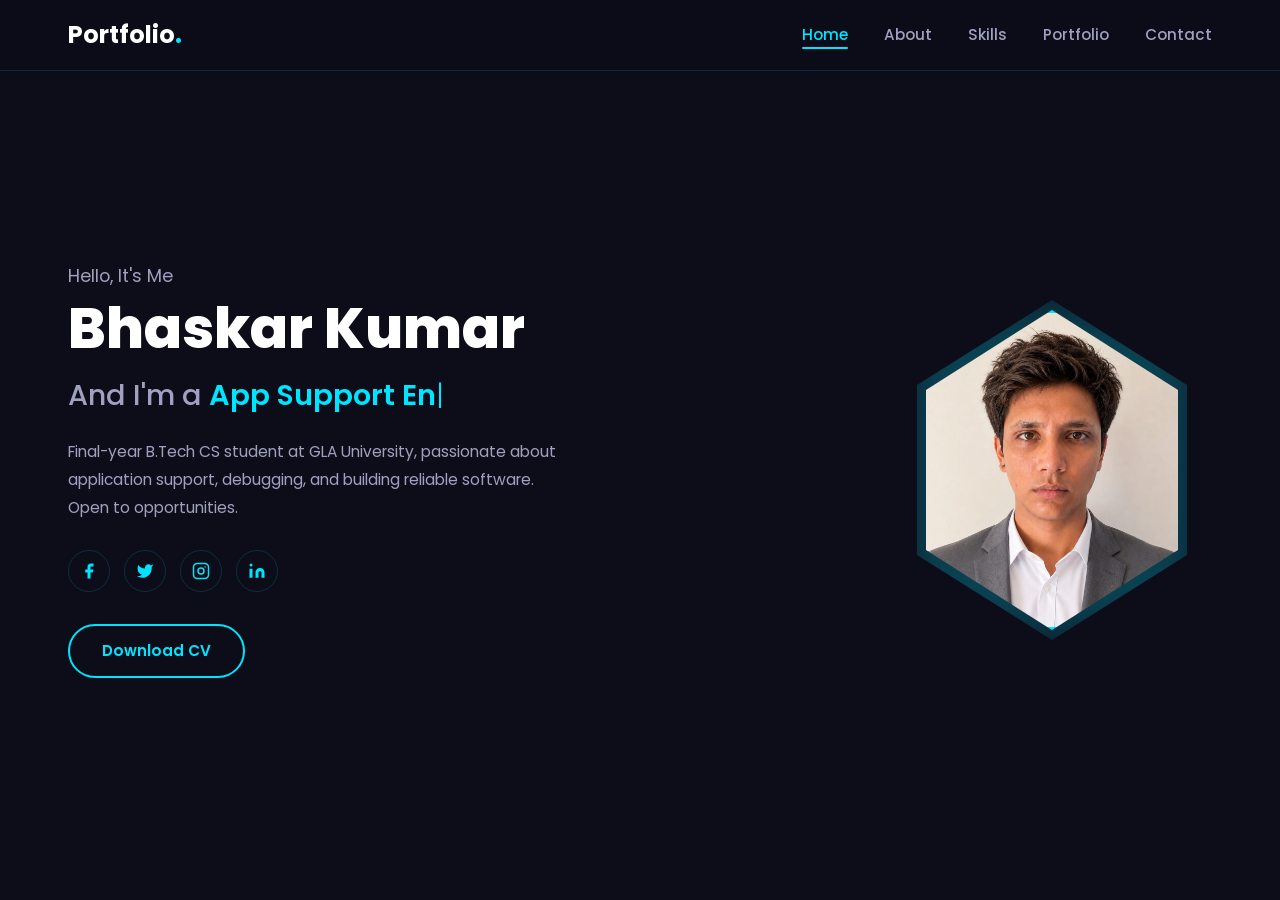
<file: index.html>
<!DOCTYPE html>
<html lang="en">
<head>
<meta charset="UTF-8">
<meta name="viewport" content="width=device-width, initial-scale=1.0">
<title>Bhaskar Kumar — Portfolio</title>
<link rel="preconnect" href="https://fonts.googleapis.com">
<link rel="preconnect" href="https://fonts.gstatic.com" crossorigin>
<link href="https://fonts.googleapis.com/css2?family=Poppins:wght@300;400;500;600;700;800&display=swap" rel="stylesheet">
<link rel="stylesheet" href="style.css">
</head>
<body>

<!-- NAVBAR -->
<nav class="navbar" id="navbar">
  <div class="nav-container">
    <a href="index.html" class="logo">Portfolio<span>.</span></a>
    <div class="hamburger" id="hamburger">
      <span></span><span></span><span></span>
    </div>
    <ul class="nav-links" id="navLinks">
      <li><a href="index.html" class="active">Home</a></li>
      <li><a href="about.html">About</a></li>
      <li><a href="skills.html">Skills</a></li>
      <li><a href="portfolio.html">Portfolio</a></li>
      <li><a href="contact.html">Contact</a></li>
    </ul>
  </div>
</nav>

<!-- HERO -->
<section class="hero">
  <div class="hero-content">
    <div class="hero-text">
      <p class="greeting">Hello, It's Me</p>
      <h1>Bhaskar Kumar</h1>
      <h2>And I'm a <span class="typed-text" id="typedText"></span><span class="cursor-blink">|</span></h2>
      <p class="bio">Final-year B.Tech CS student at GLA University, passionate about application support, debugging, and building reliable software. Open to opportunities.</p>
      <div class="social-icons">
        <a href="https://facebook.com" target="_blank" aria-label="Facebook">
          <svg viewBox="0 0 24 24" fill="currentColor"><path d="M18 2h-3a5 5 0 00-5 5v3H7v4h3v8h4v-8h3l1-4h-4V7a1 1 0 011-1h3z"/></svg>
        </a>
        <a href="https://twitter.com" target="_blank" aria-label="Twitter">
          <svg viewBox="0 0 24 24" fill="currentColor"><path d="M23 3a10.9 10.9 0 01-3.14 1.53 4.48 4.48 0 00-7.86 3v1A10.66 10.66 0 013 4s-4 9 5 13a11.64 11.64 0 01-7 2c9 5 20 0 20-11.5a4.5 4.5 0 00-.08-.83A7.72 7.72 0 0023 3z"/></svg>
        </a>
        <a href="https://instagram.com" target="_blank" aria-label="Instagram">
          <svg viewBox="0 0 24 24" fill="none" stroke="currentColor" stroke-width="2"><rect x="2" y="2" width="20" height="20" rx="5"/><circle cx="12" cy="12" r="4"/><circle cx="17.5" cy="6.5" r="1" fill="currentColor" stroke="none"/></svg>
        </a>
        <a href="https://www.linkedin.com/in/bhaskar-kumar-68b033419/" target="_blank" aria-label="LinkedIn">
          <svg viewBox="0 0 24 24" fill="currentColor"><path d="M16 8a6 6 0 016 6v7h-4v-7a2 2 0 00-2-2 2 2 0 00-2 2v7h-4v-7a6 6 0 016-6zM2 9h4v12H2z"/><circle cx="4" cy="4" r="2"/></svg>
        </a>
      </div>
      <!-- Place resume.pdf in the same folder as these HTML files -->
      <a href="[data-uri]" download="Bhaskar_Kumar_Resume.pdf" class="btn-download">Download CV</a>
    </div>
    <div class="hero-image">
      <div class="hex-wrapper">
        <div class="hex-glow"></div>
        <div class="hexagon">
          <img src="[data-uri]" alt="Bhaskar Kumar">
        </div>
      </div>
    </div>
  </div>
  <div class="hero-particles" id="heroParticles"></div>
</section>

<script src="script.js"></script>
</body>
</html>
</file>
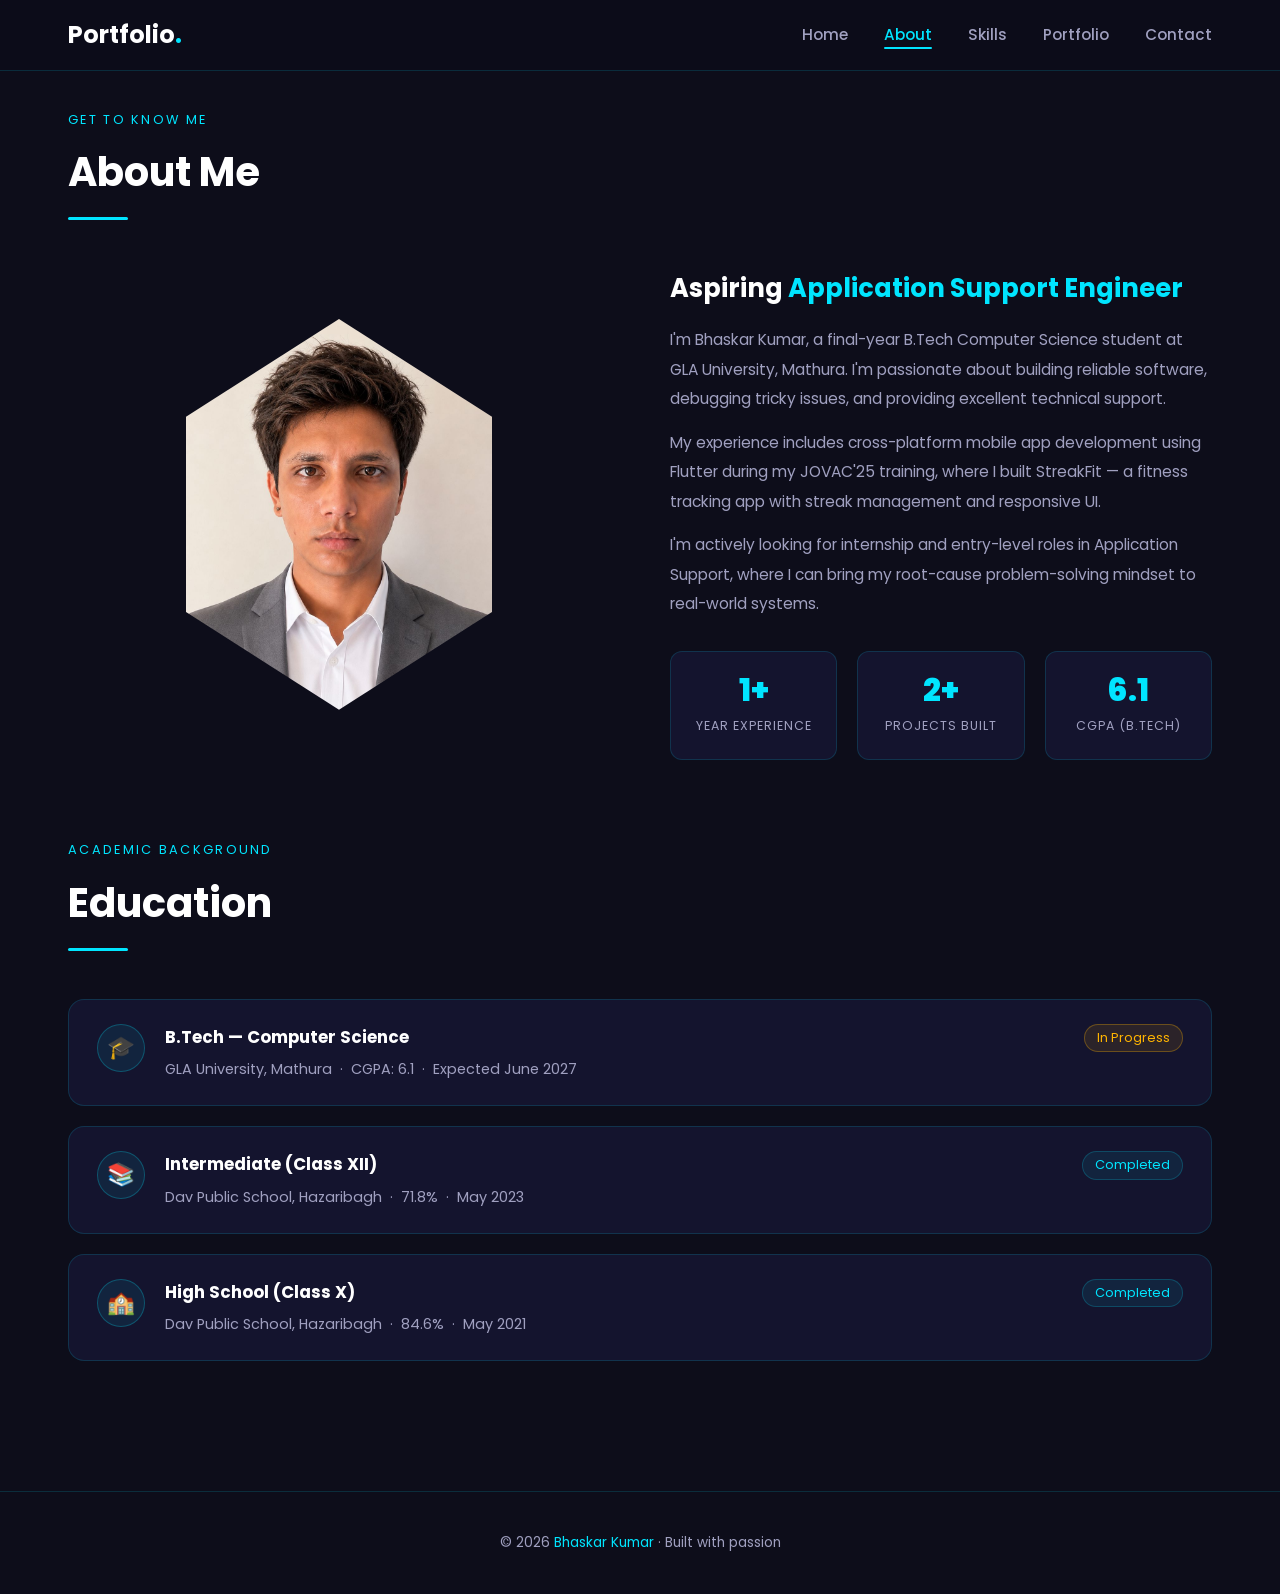
<file: about.html>
<!DOCTYPE html>
<html lang="en">
<head>
<meta charset="UTF-8">
<meta name="viewport" content="width=device-width, initial-scale=1.0">
<title>About — Bhaskar Kumar</title>
<link rel="preconnect" href="https://fonts.googleapis.com">
<link rel="preconnect" href="https://fonts.gstatic.com" crossorigin>
<link href="https://fonts.googleapis.com/css2?family=Poppins:wght@300;400;500;600;700;800&display=swap" rel="stylesheet">
<link rel="stylesheet" href="style.css">
</head>
<body class="page-fade">

<nav class="navbar" id="navbar">
  <div class="nav-container">
    <a href="index.html" class="logo">Portfolio<span>.</span></a>
    <div class="hamburger" id="hamburger"><span></span><span></span><span></span></div>
    <ul class="nav-links" id="navLinks">
      <li><a href="index.html">Home</a></li>
      <li><a href="about.html" class="active">About</a></li>
      <li><a href="skills.html">Skills</a></li>
      <li><a href="portfolio.html">Portfolio</a></li>
      <li><a href="contact.html">Contact</a></li>
    </ul>
  </div>
</nav>

<div class="section" style="padding-top: 110px;">
  <div class="section-label">Get To Know Me</div>
  <h2 class="section-title">About Me</h2>

  <div class="about-grid">
    <div class="about-img-wrapper reveal">
      <div class="about-hex">
        <img src="[data-uri]" alt="Bhaskar Kumar">
      </div>
    </div>

    <div class="about-text reveal">
      <h3>Aspiring <span>Application Support Engineer</span></h3>
      <p>I'm Bhaskar Kumar, a final-year B.Tech Computer Science student at GLA University, Mathura. I'm passionate about building reliable software, debugging tricky issues, and providing excellent technical support.</p>
      <p>My experience includes cross-platform mobile app development using Flutter during my JOVAC'25 training, where I built StreakFit — a fitness tracking app with streak management and responsive UI.</p>
      <p>I'm actively looking for internship and entry-level roles in Application Support, where I can bring my root-cause problem-solving mindset to real-world systems.</p>

      <div class="about-stats">
        <div class="stat-card">
          <span class="stat-num">1+</span>
          <span class="stat-label">Year Experience</span>
        </div>
        <div class="stat-card">
          <span class="stat-num">2+</span>
          <span class="stat-label">Projects Built</span>
        </div>
        <div class="stat-card">
          <span class="stat-num">6.1</span>
          <span class="stat-label">CGPA (B.Tech)</span>
        </div>
      </div>
    </div>
  </div>

  <!-- Education -->
  <div style="margin-top: 80px;">
    <div class="section-label">Academic Background</div>
    <h2 class="section-title">Education</h2>
    <div style="display: flex; flex-direction: column; gap: 20px;">
      <div class="project-card reveal" style="padding: 24px 28px; display: flex; gap: 20px; align-items: flex-start;">
        <div style="width: 48px; height: 48px; background: rgba(0,229,255,0.08); border: 1px solid rgba(0,229,255,0.25); border-radius: 50%; display:flex; align-items:center; justify-content:center; font-size: 1.4rem; flex-shrink: 0;">🎓</div>
        <div style="flex:1;">
          <div style="display:flex; justify-content:space-between; flex-wrap:wrap; gap:8px; margin-bottom:6px;">
            <h3 style="font-size: 1.05rem; font-weight: 700;">B.Tech — Computer Science</h3>
            <span style="font-size:0.8rem; padding: 3px 12px; background: rgba(255,180,0,0.1); border: 1px solid rgba(255,180,0,0.3); border-radius: 20px; color: #ffb400;">In Progress</span>
          </div>
          <p style="color: var(--grey); font-size: 0.9rem; margin:0;">GLA University, Mathura &nbsp;·&nbsp; CGPA: 6.1 &nbsp;·&nbsp; Expected June 2027</p>
        </div>
      </div>
      <div class="project-card reveal" style="padding: 24px 28px; display: flex; gap: 20px; align-items: flex-start;">
        <div style="width: 48px; height: 48px; background: rgba(0,229,255,0.08); border: 1px solid rgba(0,229,255,0.25); border-radius: 50%; display:flex; align-items:center; justify-content:center; font-size: 1.4rem; flex-shrink: 0;">📚</div>
        <div style="flex:1;">
          <div style="display:flex; justify-content:space-between; flex-wrap:wrap; gap:8px; margin-bottom:6px;">
            <h3 style="font-size: 1.05rem; font-weight: 700;">Intermediate (Class XII)</h3>
            <span style="font-size:0.8rem; padding: 3px 12px; background: rgba(0,229,255,0.08); border: 1px solid rgba(0,229,255,0.2); border-radius: 20px; color: var(--cyan);">Completed</span>
          </div>
          <p style="color: var(--grey); font-size: 0.9rem; margin:0;">Dav Public School, Hazaribagh &nbsp;·&nbsp; 71.8% &nbsp;·&nbsp; May 2023</p>
        </div>
      </div>
      <div class="project-card reveal" style="padding: 24px 28px; display: flex; gap: 20px; align-items: flex-start;">
        <div style="width: 48px; height: 48px; background: rgba(0,229,255,0.08); border: 1px solid rgba(0,229,255,0.25); border-radius: 50%; display:flex; align-items:center; justify-content:center; font-size: 1.4rem; flex-shrink: 0;">🏫</div>
        <div style="flex:1;">
          <div style="display:flex; justify-content:space-between; flex-wrap:wrap; gap:8px; margin-bottom:6px;">
            <h3 style="font-size: 1.05rem; font-weight: 700;">High School (Class X)</h3>
            <span style="font-size:0.8rem; padding: 3px 12px; background: rgba(0,229,255,0.08); border: 1px solid rgba(0,229,255,0.2); border-radius: 20px; color: var(--cyan);">Completed</span>
          </div>
          <p style="color: var(--grey); font-size: 0.9rem; margin:0;">Dav Public School, Hazaribagh &nbsp;·&nbsp; 84.6% &nbsp;·&nbsp; May 2021</p>
        </div>
      </div>
    </div>
  </div>
</div>

<footer class="footer">© 2026 <span>Bhaskar Kumar</span> · Built with passion</footer>

<script src="script.js"></script>
</body>
</html>
</file>
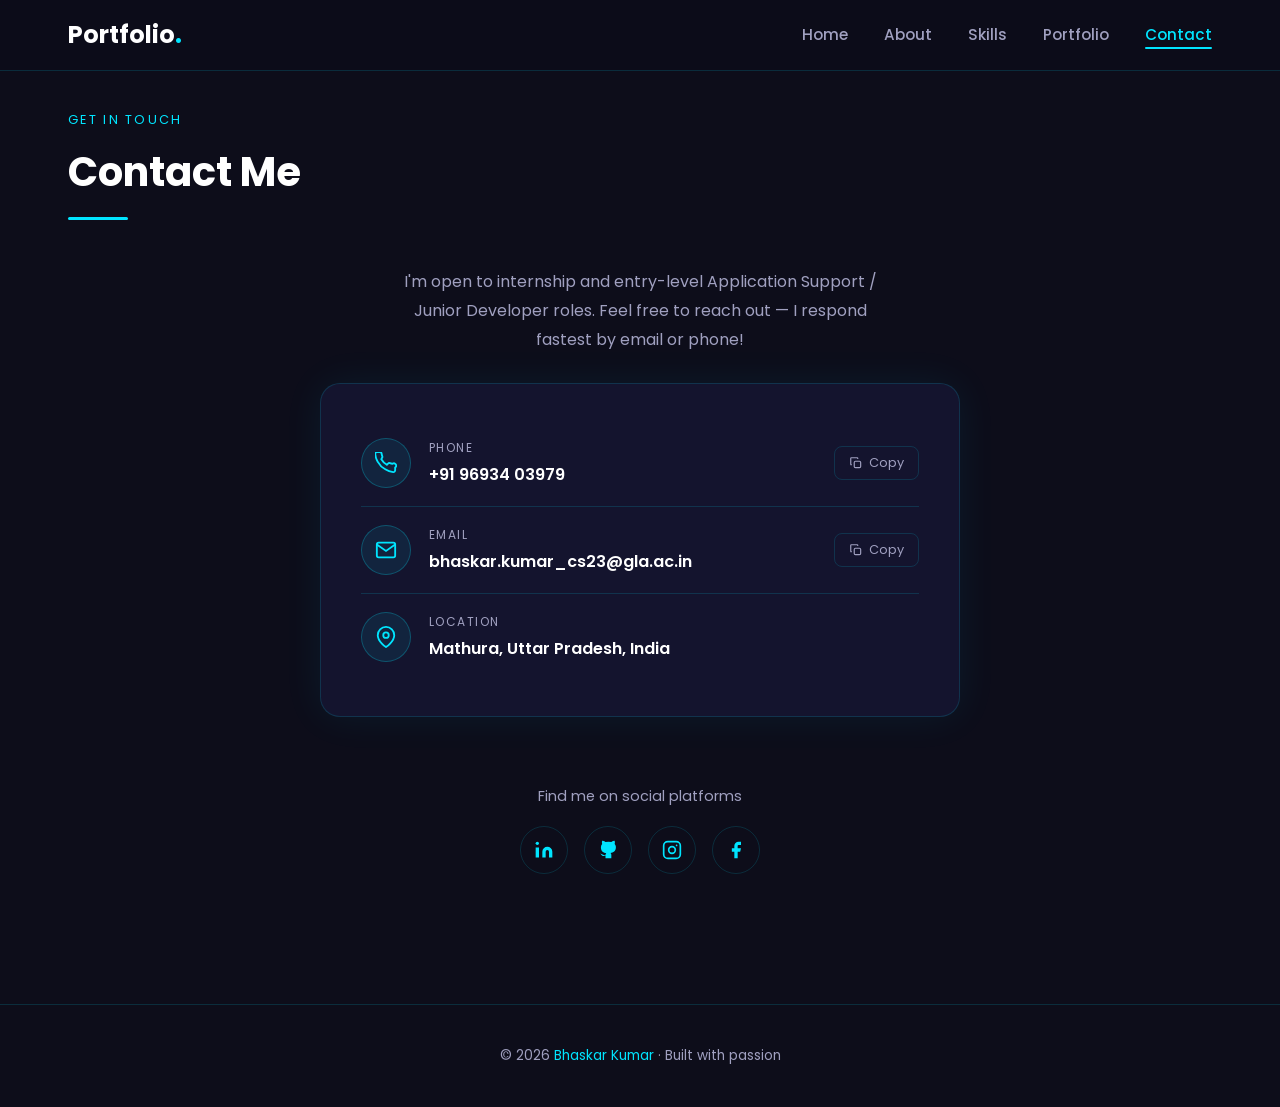
<file: contact.html>
<!DOCTYPE html>
<html lang="en">
<head>
<meta charset="UTF-8">
<meta name="viewport" content="width=device-width, initial-scale=1.0">
<title>Contact — Bhaskar Kumar</title>
<link rel="preconnect" href="https://fonts.googleapis.com">
<link rel="preconnect" href="https://fonts.gstatic.com" crossorigin>
<link href="https://fonts.googleapis.com/css2?family=Poppins:wght@300;400;500;600;700;800&display=swap" rel="stylesheet">
<link rel="stylesheet" href="style.css">
</head>
<body class="page-fade">

<nav class="navbar" id="navbar">
  <div class="nav-container">
    <a href="index.html" class="logo">Portfolio<span>.</span></a>
    <div class="hamburger" id="hamburger"><span></span><span></span><span></span></div>
    <ul class="nav-links" id="navLinks">
      <li><a href="index.html">Home</a></li>
      <li><a href="about.html">About</a></li>
      <li><a href="skills.html">Skills</a></li>
      <li><a href="portfolio.html">Portfolio</a></li>
      <li><a href="contact.html" class="active">Contact</a></li>
    </ul>
  </div>
</nav>

<div class="section" style="padding-top: 110px;">
  <div class="section-label">Get In Touch</div>
  <h2 class="section-title">Contact Me</h2>

  <div class="contact-wrapper reveal">
    <p class="contact-intro">
      I'm open to internship and entry-level Application Support / Junior Developer roles.
      Feel free to reach out — I respond fastest by email or phone!
    </p>

    <div class="contact-card">
      <!-- Phone -->
      <div class="contact-item">
        <div class="contact-icon">
          <svg width="22" height="22" viewBox="0 0 24 24" fill="none" stroke="currentColor" stroke-width="2">
            <path d="M22 16.92v3a2 2 0 01-2.18 2 19.79 19.79 0 01-8.63-3.07A19.5 19.5 0 013.07 10.8 19.79 19.79 0 01.22 2.18a2 2 0 012-2.18h3a2 2 0 012 1.72c.127.96.361 1.903.7 2.81a2 2 0 01-.45 2.11L6.91 7.91a16 16 0 006 6l1.27-1.27a2 2 0 012.11-.45c.907.339 1.85.573 2.81.7A2 2 0 0122 16.92z"/>
          </svg>
        </div>
        <div class="contact-details">
          <div class="contact-type">Phone</div>
          <a href="tel:+919693403979">+91 96934 03979</a>
        </div>
        <button class="copy-btn" onclick="copyText(this, '+919693403979')">
          <svg width="14" height="14" viewBox="0 0 24 24" fill="none" stroke="currentColor" stroke-width="2">
            <rect x="9" y="9" width="11" height="11" rx="2"/><path d="M5 15H4a1 1 0 01-1-1V4a1 1 0 011-1h10a1 1 0 011 1v1"/>
          </svg>
          Copy
        </button>
      </div>

      <!-- Email -->
      <div class="contact-item">
        <div class="contact-icon">
          <svg width="22" height="22" viewBox="0 0 24 24" fill="none" stroke="currentColor" stroke-width="2">
            <path d="M4 4h16c1.1 0 2 .9 2 2v12c0 1.1-.9 2-2 2H4c-1.1 0-2-.9-2-2V6c0-1.1.9-2 2-2z"/>
            <polyline points="22,6 12,13 2,6"/>
          </svg>
        </div>
        <div class="contact-details">
          <div class="contact-type">Email</div>
          <a href="mailto:bhaskar.kumar_cs23@gla.ac.in">bhaskar.kumar_cs23@gla.ac.in</a>
        </div>
        <button class="copy-btn" onclick="copyText(this, 'bhaskar.kumar_cs23@gla.ac.in')">
          <svg width="14" height="14" viewBox="0 0 24 24" fill="none" stroke="currentColor" stroke-width="2">
            <rect x="9" y="9" width="11" height="11" rx="2"/><path d="M5 15H4a1 1 0 01-1-1V4a1 1 0 011-1h10a1 1 0 011 1v1"/>
          </svg>
          Copy
        </button>
      </div>

      <!-- Location -->
      <div class="contact-item">
        <div class="contact-icon">
          <svg width="22" height="22" viewBox="0 0 24 24" fill="none" stroke="currentColor" stroke-width="2">
            <path d="M21 10c0 7-9 13-9 13s-9-6-9-13a9 9 0 0118 0z"/><circle cx="12" cy="10" r="3"/>
          </svg>
        </div>
        <div class="contact-details">
          <div class="contact-type">Location</div>
          <span style="font-size:1rem; font-weight:600;">Mathura, Uttar Pradesh, India</span>
        </div>
      </div>
    </div>

    <!-- Social -->
    <div class="contact-social">
      <p>Find me on social platforms</p>
      <div class="contact-social-links">
        <a href="https://www.linkedin.com/in/bhaskar-kumar-68b033419/" target="_blank" aria-label="LinkedIn">
          <svg viewBox="0 0 24 24" fill="currentColor"><path d="M16 8a6 6 0 016 6v7h-4v-7a2 2 0 00-2-2 2 2 0 00-2 2v7h-4v-7a6 6 0 016-6zM2 9h4v12H2z"/><circle cx="4" cy="4" r="2"/></svg>
        </a>
        <a href="https://github.com/bh4askar" target="_blank" aria-label="GitHub">
          <svg viewBox="0 0 24 24" fill="currentColor"><path d="M9 19c-5 1.5-5-2.5-7-3m14 6v-3.87a3.37 3.37 0 00-.94-2.61c3.14-.35 6.44-1.54 6.44-7A5.44 5.44 0 0020 4.77 5.07 5.07 0 0019.91 1S18.73.65 16 2.48a13.38 13.38 0 00-7 0C6.27.65 5.09 1 5.09 1A5.07 5.07 0 005 4.77a5.44 5.44 0 00-1.5 3.78c0 5.42 3.3 6.61 6.44 7A3.37 3.37 0 009 18.13V22"/></svg>
        </a>
        <a href="https://instagram.com" target="_blank" aria-label="Instagram">
          <svg viewBox="0 0 24 24" fill="none" stroke="currentColor" stroke-width="2"><rect x="2" y="2" width="20" height="20" rx="5"/><circle cx="12" cy="12" r="4"/><circle cx="17.5" cy="6.5" r="1" fill="currentColor" stroke="none"/></svg>
        </a>
        <a href="https://facebook.com" target="_blank" aria-label="Facebook">
          <svg viewBox="0 0 24 24" fill="currentColor"><path d="M18 2h-3a5 5 0 00-5 5v3H7v4h3v8h4v-8h3l1-4h-4V7a1 1 0 011-1h3z"/></svg>
        </a>
      </div>
    </div>
  </div>
</div>

<footer class="footer">© 2026 <span>Bhaskar Kumar</span> · Built with passion</footer>

<script src="script.js"></script>
<script>
function copyText(btn, text) {
  navigator.clipboard.writeText(text).then(() => {
    btn.classList.add('copied');
    btn.innerHTML = `<svg width="14" height="14" viewBox="0 0 24 24" fill="none" stroke="currentColor" stroke-width="2"><polyline points="20 6 9 17 4 12"/></svg> Copied!`;
    setTimeout(() => {
      btn.classList.remove('copied');
      btn.innerHTML = `<svg width="14" height="14" viewBox="0 0 24 24" fill="none" stroke="currentColor" stroke-width="2"><rect x="9" y="9" width="11" height="11" rx="2"/><path d="M5 15H4a1 1 0 01-1-1V4a1 1 0 011-1h10a1 1 0 011 1v1"/></svg> Copy`;
    }, 2000);
  }).catch(() => {
    // fallback for older browsers
    const el = document.createElement('textarea');
    el.value = text;
    document.body.appendChild(el);
    el.select();
    document.execCommand('copy');
    document.body.removeChild(el);
    btn.classList.add('copied');
    btn.textContent = '✓ Copied!';
    setTimeout(() => { btn.classList.remove('copied'); btn.textContent = 'Copy'; }, 2000);
  });
}
</script>
</body>
</html>
</file>
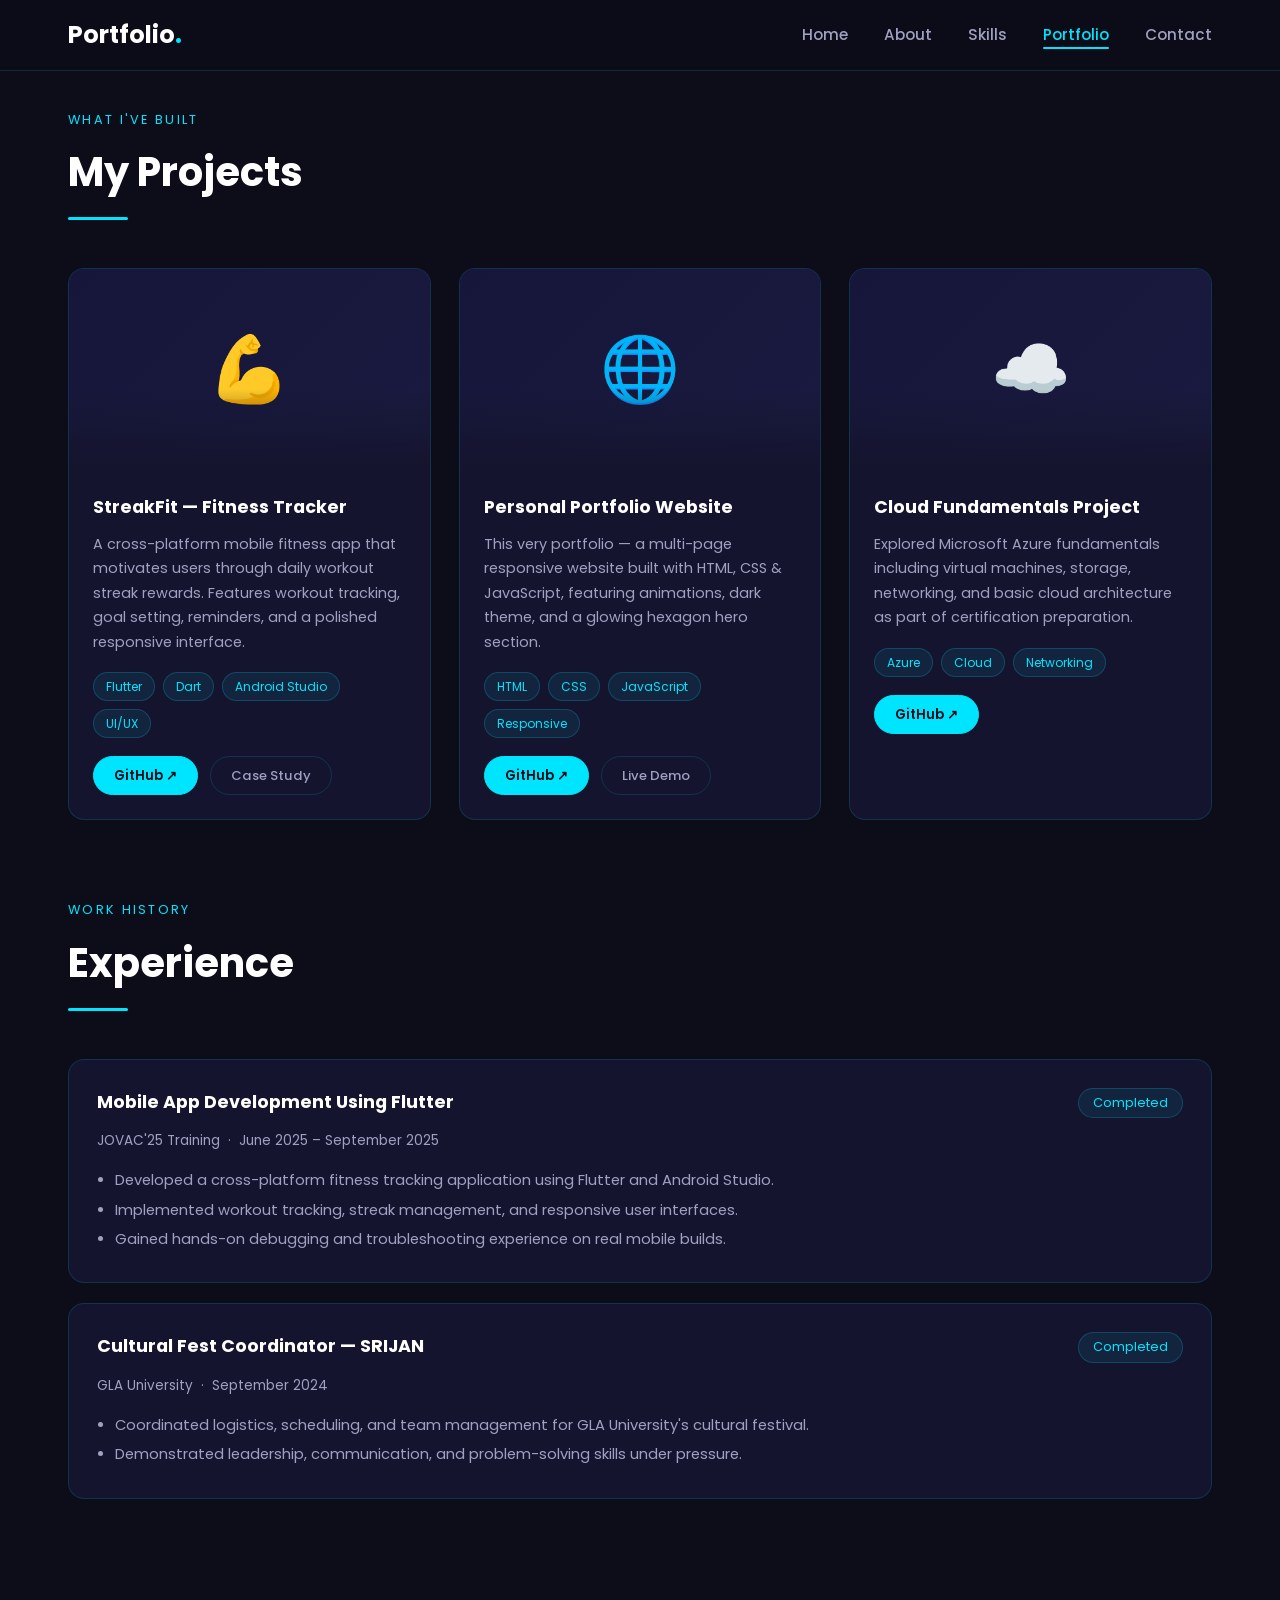
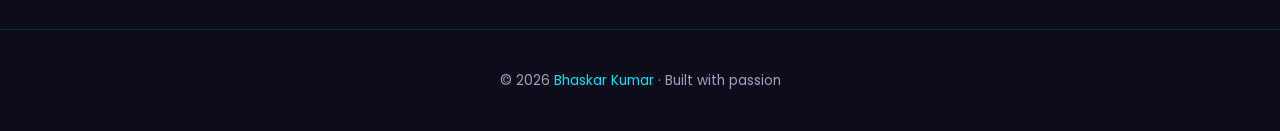
<file: portfolio.html>
<!DOCTYPE html>
<html lang="en">
<head>
<meta charset="UTF-8">
<meta name="viewport" content="width=device-width, initial-scale=1.0">
<title>Portfolio — Bhaskar Kumar</title>
<link rel="preconnect" href="https://fonts.googleapis.com">
<link rel="preconnect" href="https://fonts.gstatic.com" crossorigin>
<link href="https://fonts.googleapis.com/css2?family=Poppins:wght@300;400;500;600;700;800&display=swap" rel="stylesheet">
<link rel="stylesheet" href="style.css">
</head>
<body class="page-fade">

<nav class="navbar" id="navbar">
  <div class="nav-container">
    <a href="index.html" class="logo">Portfolio<span>.</span></a>
    <div class="hamburger" id="hamburger"><span></span><span></span><span></span></div>
    <ul class="nav-links" id="navLinks">
      <li><a href="index.html">Home</a></li>
      <li><a href="about.html">About</a></li>
      <li><a href="skills.html">Skills</a></li>
      <li><a href="portfolio.html" class="active">Portfolio</a></li>
      <li><a href="contact.html">Contact</a></li>
    </ul>
  </div>
</nav>

<div class="section" style="padding-top: 110px;">
  <div class="section-label">What I've Built</div>
  <h2 class="section-title">My Projects</h2>

  <div class="portfolio-grid">

    <div class="project-card reveal">
      <div class="project-card-img">💪</div>
      <div class="project-card-body">
        <h3>StreakFit — Fitness Tracker</h3>
        <p>A cross-platform mobile fitness app that motivates users through daily workout streak rewards. Features workout tracking, goal setting, reminders, and a polished responsive interface.</p>
        <div class="project-tags">
          <span class="project-tag">Flutter</span>
          <span class="project-tag">Dart</span>
          <span class="project-tag">Android Studio</span>
          <span class="project-tag">UI/UX</span>
        </div>
        <div class="project-links">
          <a href="https://github.com/bh4askar" target="_blank" rel="noopener" class="project-link primary">GitHub ↗</a>
          <a href="#" class="project-link">Case Study</a>
        </div>
      </div>
    </div>

    <div class="project-card reveal">
      <div class="project-card-img">🌐</div>
      <div class="project-card-body">
        <h3>Personal Portfolio Website</h3>
        <p>This very portfolio — a multi-page responsive website built with HTML, CSS & JavaScript, featuring animations, dark theme, and a glowing hexagon hero section.</p>
        <div class="project-tags">
          <span class="project-tag">HTML</span>
          <span class="project-tag">CSS</span>
          <span class="project-tag">JavaScript</span>
          <span class="project-tag">Responsive</span>
        </div>
        <div class="project-links">
          <a href="https://github.com/bh4askar" target="_blank" rel="noopener" class="project-link primary">GitHub ↗</a>
          <a href="index.html" class="project-link">Live Demo</a>
        </div>
      </div>
    </div>

    <div class="project-card reveal">
      <div class="project-card-img">☁️</div>
      <div class="project-card-body">
        <h3>Cloud Fundamentals Project</h3>
        <p>Explored Microsoft Azure fundamentals including virtual machines, storage, networking, and basic cloud architecture as part of certification preparation.</p>
        <div class="project-tags">
          <span class="project-tag">Azure</span>
          <span class="project-tag">Cloud</span>
          <span class="project-tag">Networking</span>
        </div>
        <div class="project-links">
          <a href="https://github.com/bh4askar" target="_blank" rel="noopener" class="project-link primary">GitHub ↗</a>
        </div>
      </div>
    </div>

  </div>

  <!-- Experience section -->
  <div style="margin-top: 80px;">
    <div class="section-label">Work History</div>
    <h2 class="section-title">Experience</h2>

    <div style="display: flex; flex-direction: column; gap: 20px;">
      <div class="project-card reveal" style="padding: 28px;">
        <div style="display:flex; justify-content:space-between; flex-wrap:wrap; gap:10px; margin-bottom:12px;">
          <h3 style="font-size:1.1rem; font-weight:700;">Mobile App Development Using Flutter</h3>
          <span style="font-size:0.8rem; padding: 4px 14px; background: rgba(0,229,255,0.08); border: 1px solid rgba(0,229,255,0.2); border-radius: 20px; color: var(--cyan);">Completed</span>
        </div>
        <p style="color: var(--grey); font-size: 0.85rem; margin-bottom:14px;">JOVAC'25 Training &nbsp;·&nbsp; June 2025 – September 2025</p>
        <ul style="color: var(--grey); font-size: 0.92rem; padding-left: 18px; line-height: 2;">
          <li>Developed a cross-platform fitness tracking application using Flutter and Android Studio.</li>
          <li>Implemented workout tracking, streak management, and responsive user interfaces.</li>
          <li>Gained hands-on debugging and troubleshooting experience on real mobile builds.</li>
        </ul>
      </div>

      <div class="project-card reveal" style="padding: 28px;">
        <div style="display:flex; justify-content:space-between; flex-wrap:wrap; gap:10px; margin-bottom:12px;">
          <h3 style="font-size:1.1rem; font-weight:700;">Cultural Fest Coordinator — SRIJAN</h3>
          <span style="font-size:0.8rem; padding: 4px 14px; background: rgba(0,229,255,0.08); border: 1px solid rgba(0,229,255,0.2); border-radius: 20px; color: var(--cyan);">Completed</span>
        </div>
        <p style="color: var(--grey); font-size: 0.85rem; margin-bottom:14px;">GLA University &nbsp;·&nbsp; September 2024</p>
        <ul style="color: var(--grey); font-size: 0.92rem; padding-left: 18px; line-height: 2;">
          <li>Coordinated logistics, scheduling, and team management for GLA University's cultural festival.</li>
          <li>Demonstrated leadership, communication, and problem-solving skills under pressure.</li>
        </ul>
      </div>
    </div>
  </div>
</div>

<footer class="footer">© 2026 <span>Bhaskar Kumar</span> · Built with passion</footer>

<script src="script.js"></script>
</body>
</html>
</file>
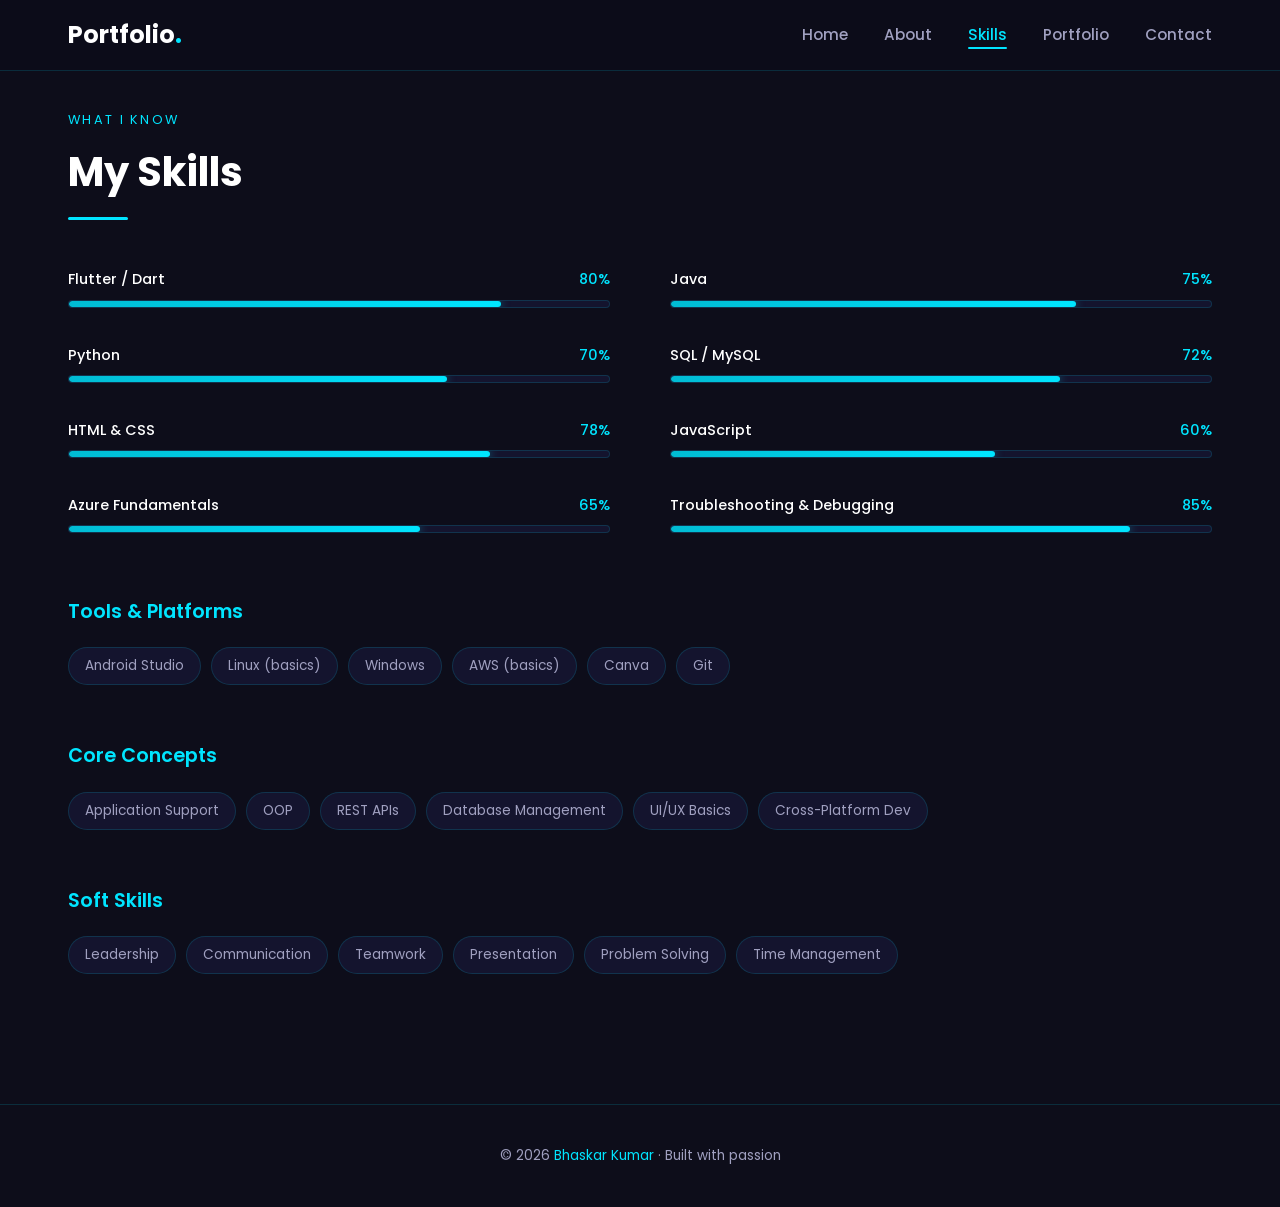
<file: skills.html>
<!DOCTYPE html>
<html lang="en">
<head>
<meta charset="UTF-8">
<meta name="viewport" content="width=device-width, initial-scale=1.0">
<title>Skills — Bhaskar Kumar</title>
<link rel="preconnect" href="https://fonts.googleapis.com">
<link rel="preconnect" href="https://fonts.gstatic.com" crossorigin>
<link href="https://fonts.googleapis.com/css2?family=Poppins:wght@300;400;500;600;700;800&display=swap" rel="stylesheet">
<link rel="stylesheet" href="style.css">
</head>
<body class="page-fade">

<nav class="navbar" id="navbar">
  <div class="nav-container">
    <a href="index.html" class="logo">Portfolio<span>.</span></a>
    <div class="hamburger" id="hamburger"><span></span><span></span><span></span></div>
    <ul class="nav-links" id="navLinks">
      <li><a href="index.html">Home</a></li>
      <li><a href="about.html">About</a></li>
      <li><a href="skills.html" class="active">Skills</a></li>
      <li><a href="portfolio.html">Portfolio</a></li>
      <li><a href="contact.html">Contact</a></li>
    </ul>
  </div>
</nav>

<div class="section" style="padding-top: 110px;">
  <div class="section-label">What I Know</div>
  <h2 class="section-title">My Skills</h2>

  <!-- Progress Bars -->
  <div class="skills-wrapper reveal" id="skillBars">
    <div class="skill-item">
      <div class="skill-header"><span>Flutter / Dart</span><span class="skill-pct">80%</span></div>
      <div class="skill-bar"><div class="skill-fill" data-pct="80"></div></div>
    </div>
    <div class="skill-item">
      <div class="skill-header"><span>Java</span><span class="skill-pct">75%</span></div>
      <div class="skill-bar"><div class="skill-fill" data-pct="75"></div></div>
    </div>
    <div class="skill-item">
      <div class="skill-header"><span>Python</span><span class="skill-pct">70%</span></div>
      <div class="skill-bar"><div class="skill-fill" data-pct="70"></div></div>
    </div>
    <div class="skill-item">
      <div class="skill-header"><span>SQL / MySQL</span><span class="skill-pct">72%</span></div>
      <div class="skill-bar"><div class="skill-fill" data-pct="72"></div></div>
    </div>
    <div class="skill-item">
      <div class="skill-header"><span>HTML & CSS</span><span class="skill-pct">78%</span></div>
      <div class="skill-bar"><div class="skill-fill" data-pct="78"></div></div>
    </div>
    <div class="skill-item">
      <div class="skill-header"><span>JavaScript</span><span class="skill-pct">60%</span></div>
      <div class="skill-bar"><div class="skill-fill" data-pct="60"></div></div>
    </div>
    <div class="skill-item">
      <div class="skill-header"><span>Azure Fundamentals</span><span class="skill-pct">65%</span></div>
      <div class="skill-bar"><div class="skill-fill" data-pct="65"></div></div>
    </div>
    <div class="skill-item">
      <div class="skill-header"><span>Troubleshooting & Debugging</span><span class="skill-pct">85%</span></div>
      <div class="skill-bar"><div class="skill-fill" data-pct="85"></div></div>
    </div>
  </div>

  <!-- Tag Clouds -->
  <div class="skill-tags-section reveal">
    <h3>Tools & Platforms</h3>
    <div class="tag-cloud">
      <span class="tag">Android Studio</span>
      <span class="tag">Linux (basics)</span>
      <span class="tag">Windows</span>
      <span class="tag">AWS (basics)</span>
      <span class="tag">Canva</span>
      <span class="tag">Git</span>
    </div>
  </div>

  <div class="skill-tags-section reveal">
    <h3>Core Concepts</h3>
    <div class="tag-cloud">
      <span class="tag">Application Support</span>
      <span class="tag">OOP</span>
      <span class="tag">REST APIs</span>
      <span class="tag">Database Management</span>
      <span class="tag">UI/UX Basics</span>
      <span class="tag">Cross-Platform Dev</span>
    </div>
  </div>

  <div class="skill-tags-section reveal">
    <h3>Soft Skills</h3>
    <div class="tag-cloud">
      <span class="tag">Leadership</span>
      <span class="tag">Communication</span>
      <span class="tag">Teamwork</span>
      <span class="tag">Presentation</span>
      <span class="tag">Problem Solving</span>
      <span class="tag">Time Management</span>
    </div>
  </div>
</div>

<footer class="footer">© 2026 <span>Bhaskar Kumar</span> · Built with passion</footer>

<script src="script.js"></script>
</body>
</html>
</file>
<file: style.css>
/* ==============================
   BHASKAR KUMAR — PORTFOLIO CSS
   ============================== */

*, *::before, *::after { box-sizing: border-box; margin: 0; padding: 0; }

:root {
  --bg: #0d0d1a;
  --bg2: #111128;
  --bg3: #16163a;
  --cyan: #00e5ff;
  --cyan2: #00bcd4;
  --white: #ffffff;
  --grey: #a0a0c0;
  --card: #14142e;
  --border: rgba(0,229,255,0.15);
  --glow: 0 0 20px rgba(0,229,255,0.4);
  --glow-strong: 0 0 40px rgba(0,229,255,0.6);
  --font: 'Poppins', sans-serif;
  --transition: all 0.3s ease;
}

html { scroll-behavior: smooth; }

@media (prefers-reduced-motion: reduce) {
  html { scroll-behavior: auto; }
  *, *::before, *::after { animation-duration: 0.01ms !important; transition-duration: 0.01ms !important; }
}

body {
  background: var(--bg);
  color: var(--white);
  font-family: var(--font);
  overflow-x: hidden;
  line-height: 1.6;
}

a { text-decoration: none; color: inherit; }

/* ==============================
   NAVBAR
   ============================== */
.navbar {
  position: fixed;
  top: 0; left: 0; right: 0;
  z-index: 1000;
  background: rgba(13, 13, 26, 0.85);
  backdrop-filter: blur(12px);
  border-bottom: 1px solid var(--border);
  transition: var(--transition);
}

.nav-container {
  max-width: 1200px;
  margin: 0 auto;
  padding: 0 28px;
  height: 70px;
  display: flex;
  align-items: center;
  justify-content: space-between;
}

.logo {
  font-size: 1.5rem;
  font-weight: 700;
  color: var(--white);
}
.logo span { color: var(--cyan); }

.nav-links {
  display: flex;
  list-style: none;
  gap: 36px;
}

.nav-links a {
  font-size: 0.95rem;
  font-weight: 500;
  color: var(--grey);
  position: relative;
  padding-bottom: 4px;
  transition: color 0.3s ease;
}

.nav-links a::after {
  content: '';
  position: absolute;
  left: 0; bottom: 0;
  width: 0; height: 2px;
  background: var(--cyan);
  border-radius: 2px;
  transition: width 0.3s ease;
}

.nav-links a:hover,
.nav-links a.active {
  color: var(--cyan);
}

.nav-links a.active::after,
.nav-links a:hover::after {
  width: 100%;
}

/* Hamburger */
.hamburger {
  display: none;
  flex-direction: column;
  gap: 5px;
  cursor: pointer;
  padding: 4px;
}
.hamburger span {
  display: block;
  width: 24px; height: 2px;
  background: var(--white);
  border-radius: 2px;
  transition: var(--transition);
}
.hamburger.open span:nth-child(1) { transform: rotate(45deg) translate(5px, 5px); }
.hamburger.open span:nth-child(2) { opacity: 0; }
.hamburger.open span:nth-child(3) { transform: rotate(-45deg) translate(5px, -5px); }

/* ==============================
   PAGE TRANSITION FADE
   ============================== */
.page-fade {
  animation: pageFadeIn 0.5s ease forwards;
}
@keyframes pageFadeIn {
  from { opacity: 0; transform: translateY(10px); }
  to   { opacity: 1; transform: translateY(0); }
}

/* ==============================
   HERO (index.html)
   ============================== */
.hero {
  min-height: 100vh;
  display: flex;
  align-items: center;
  padding: 100px 28px 60px;
  position: relative;
  overflow: hidden;
  max-width: 1200px;
  margin: 0 auto;
}

.hero-content {
  display: flex;
  align-items: center;
  justify-content: space-between;
  gap: 60px;
  width: 100%;
}

.hero-text { flex: 1; }

.greeting {
  font-size: 1.1rem;
  color: var(--grey);
  margin-bottom: 8px;
  animation: fadeUp 0.6s ease 0.1s both;
}

.hero-text h1 {
  font-size: clamp(2.2rem, 5vw, 3.5rem);
  font-weight: 800;
  line-height: 1.1;
  margin-bottom: 12px;
  animation: fadeUp 0.6s ease 0.2s both;
}

.hero-text h2 {
  font-size: clamp(1.2rem, 3vw, 1.8rem);
  font-weight: 500;
  color: var(--grey);
  margin-bottom: 20px;
  animation: fadeUp 0.6s ease 0.3s both;
}

.typed-text { color: var(--cyan); font-weight: 600; }
.cursor-blink {
  color: var(--cyan);
  animation: blink 0.8s step-end infinite;
  font-weight: 300;
}
@keyframes blink { 50% { opacity: 0; } }

.bio {
  color: var(--grey);
  font-size: 0.97rem;
  max-width: 500px;
  margin-bottom: 28px;
  line-height: 1.8;
  animation: fadeUp 0.6s ease 0.4s both;
}

.social-icons {
  display: flex;
  gap: 14px;
  margin-bottom: 32px;
  animation: fadeUp 0.6s ease 0.5s both;
}

.social-icons a {
  width: 42px; height: 42px;
  border: 1px solid var(--border);
  border-radius: 50%;
  display: flex; align-items: center; justify-content: center;
  color: var(--cyan);
  transition: var(--transition);
}

.social-icons a:hover {
  background: var(--cyan);
  color: var(--bg);
  box-shadow: var(--glow);
  transform: translateY(-3px);
}

.social-icons svg { width: 18px; height: 18px; }

.btn-download {
  display: inline-block;
  padding: 13px 32px;
  background: transparent;
  border: 2px solid var(--cyan);
  color: var(--cyan);
  border-radius: 40px;
  font-family: var(--font);
  font-size: 0.95rem;
  font-weight: 600;
  cursor: pointer;
  transition: var(--transition);
  animation: fadeUp 0.6s ease 0.6s both;
}

.btn-download:hover {
  background: var(--cyan);
  color: var(--bg);
  box-shadow: var(--glow-strong);
  transform: translateY(-2px);
}

/* Hexagon photo */
.hero-image {
  flex: 0 0 auto;
  display: flex;
  align-items: center;
  justify-content: center;
  animation: fadeUp 0.6s ease 0.3s both;
}

.hex-wrapper {
  position: relative;
  width: 320px;
  height: 360px;
  display: flex;
  align-items: center;
  justify-content: center;
}

.hex-glow {
  position: absolute;
  width: 300px;
  height: 340px;
  background: var(--cyan);
  clip-path: polygon(50% 0%, 95% 25%, 95% 75%, 50% 100%, 5% 75%, 5% 25%);
  filter: blur(30px);
  opacity: 0.25;
  animation: hexPulse 3s ease-in-out infinite;
}

@keyframes hexPulse {
  0%, 100% { opacity: 0.2; transform: scale(0.97); }
  50%       { opacity: 0.45; transform: scale(1.03); }
}

.hexagon {
  width: 280px;
  height: 320px;
  clip-path: polygon(50% 0%, 95% 25%, 95% 75%, 50% 100%, 5% 75%, 5% 25%);
  overflow: hidden;
  position: relative;
  box-shadow: var(--glow-strong);
  border: 3px solid var(--cyan);
}

.hexagon img {
  width: 100%; height: 100%;
  object-fit: cover;
  object-position: center top;
}

.hero-particles { position: absolute; inset: 0; pointer-events: none; overflow: hidden; }
.particle {
  position: absolute;
  width: 3px; height: 3px;
  background: var(--cyan);
  border-radius: 50%;
  opacity: 0;
  animation: floatParticle linear infinite;
}
@keyframes floatParticle {
  0%   { opacity: 0; transform: translateY(0); }
  10%  { opacity: 0.6; }
  90%  { opacity: 0.3; }
  100% { opacity: 0; transform: translateY(-120vh); }
}

@keyframes fadeUp {
  from { opacity: 0; transform: translateY(20px); }
  to   { opacity: 1; transform: translateY(0); }
}

/* ==============================
   SECTION SCAFFOLD (shared)
   ============================== */
.section {
  padding: 90px 28px;
  max-width: 1200px;
  margin: 0 auto;
}

.section-label {
  font-size: 0.8rem;
  letter-spacing: 0.18em;
  text-transform: uppercase;
  color: var(--cyan);
  margin-bottom: 10px;
}

.section-title {
  font-size: clamp(1.8rem, 4vw, 2.5rem);
  font-weight: 700;
  margin-bottom: 48px;
  position: relative;
  padding-bottom: 16px;
}

.section-title::after {
  content: '';
  position: absolute;
  left: 0; bottom: 0;
  width: 60px; height: 3px;
  background: var(--cyan);
  border-radius: 3px;
}

/* Scroll reveal */
.reveal {
  opacity: 0;
  transform: translateY(28px);
  transition: opacity 0.65s ease, transform 0.65s ease;
}
.reveal.visible {
  opacity: 1;
  transform: translateY(0);
}

/* ==============================
   ABOUT (about.html)
   ============================== */
.about-grid {
  display: grid;
  grid-template-columns: 1fr 1fr;
  gap: 60px;
  align-items: center;
}

.about-img-wrapper {
  position: relative;
}

.about-hex {
  width: 100%;
  max-width: 340px;
  aspect-ratio: 0.87;
  clip-path: polygon(50% 0%, 95% 25%, 95% 75%, 50% 100%, 5% 75%, 5% 25%);
  overflow: hidden;
  margin: 0 auto;
  box-shadow: var(--glow);
}

.about-hex img {
  width: 100%; height: 100%;
  object-fit: cover;
  object-position: center top;
}

.about-text h3 {
  font-size: 1.6rem;
  font-weight: 700;
  margin-bottom: 16px;
}
.about-text h3 span { color: var(--cyan); }

.about-text p {
  color: var(--grey);
  line-height: 1.9;
  margin-bottom: 14px;
  font-size: 0.97rem;
}

.about-stats {
  display: grid;
  grid-template-columns: repeat(3, 1fr);
  gap: 20px;
  margin-top: 32px;
}

.stat-card {
  background: var(--card);
  border: 1px solid var(--border);
  border-radius: 12px;
  padding: 22px 16px;
  text-align: center;
  transition: var(--transition);
}

.stat-card:hover {
  border-color: var(--cyan);
  box-shadow: var(--glow);
  transform: translateY(-4px);
}

.stat-card .stat-num {
  display: block;
  font-size: 2rem;
  font-weight: 800;
  color: var(--cyan);
  line-height: 1;
  margin-bottom: 6px;
}

.stat-card .stat-label {
  font-size: 0.78rem;
  color: var(--grey);
  text-transform: uppercase;
  letter-spacing: 0.08em;
}

/* ==============================
   SKILLS (skills.html)
   ============================== */
.skills-wrapper {
  display: grid;
  grid-template-columns: 1fr 1fr;
  gap: 28px 60px;
}

.skill-item { margin-bottom: 8px; }

.skill-header {
  display: flex;
  justify-content: space-between;
  margin-bottom: 8px;
  font-size: 0.9rem;
  font-weight: 500;
}

.skill-pct { color: var(--cyan); }

.skill-bar {
  height: 8px;
  background: var(--card);
  border-radius: 8px;
  overflow: hidden;
  border: 1px solid var(--border);
}

.skill-fill {
  height: 100%;
  background: linear-gradient(90deg, var(--cyan2), var(--cyan));
  border-radius: 8px;
  width: 0%;
  transition: width 1.1s cubic-bezier(0.25, 1, 0.5, 1);
  box-shadow: 0 0 10px rgba(0,229,255,0.5);
}

.skill-tags-section { margin-top: 56px; }
.skill-tags-section h3 {
  font-size: 1.2rem;
  font-weight: 600;
  margin-bottom: 20px;
  color: var(--cyan);
}

.tag-cloud {
  display: flex;
  flex-wrap: wrap;
  gap: 10px;
}

.tag {
  padding: 7px 16px;
  border: 1px solid var(--border);
  border-radius: 30px;
  font-size: 0.85rem;
  color: var(--grey);
  background: var(--card);
  transition: var(--transition);
  cursor: default;
}

.tag:hover {
  border-color: var(--cyan);
  color: var(--cyan);
  box-shadow: var(--glow);
  transform: translateY(-2px);
}

/* ==============================
   PORTFOLIO (portfolio.html)
   ============================== */
.portfolio-grid {
  display: grid;
  grid-template-columns: repeat(auto-fill, minmax(320px, 1fr));
  gap: 28px;
}

.project-card {
  background: var(--card);
  border: 1px solid var(--border);
  border-radius: 16px;
  overflow: hidden;
  transition: var(--transition);
  position: relative;
}

.project-card:hover {
  border-color: var(--cyan);
  box-shadow: var(--glow-strong);
  transform: translateY(-6px) scale(1.01);
}

.project-card-img {
  height: 200px;
  background: linear-gradient(135deg, var(--bg3) 0%, #1a1a40 100%);
  display: flex;
  align-items: center;
  justify-content: center;
  font-size: 4rem;
  position: relative;
  overflow: hidden;
}

.project-card-img::after {
  content: '';
  position: absolute;
  inset: 0;
  background: linear-gradient(to bottom, transparent 60%, var(--card));
}

.project-card-body { padding: 24px; }

.project-card-body h3 {
  font-size: 1.1rem;
  font-weight: 700;
  margin-bottom: 10px;
}

.project-card-body p {
  color: var(--grey);
  font-size: 0.9rem;
  line-height: 1.7;
  margin-bottom: 18px;
}

.project-tags {
  display: flex;
  flex-wrap: wrap;
  gap: 8px;
  margin-bottom: 18px;
}

.project-tag {
  font-size: 0.75rem;
  padding: 4px 12px;
  background: rgba(0,229,255,0.08);
  border: 1px solid rgba(0,229,255,0.2);
  border-radius: 20px;
  color: var(--cyan);
}

.project-links {
  display: flex;
  gap: 12px;
}

.project-link {
  padding: 8px 20px;
  border: 1px solid var(--border);
  border-radius: 20px;
  font-size: 0.82rem;
  font-weight: 500;
  color: var(--grey);
  transition: var(--transition);
}

.project-link:hover {
  border-color: var(--cyan);
  color: var(--cyan);
  background: rgba(0,229,255,0.06);
}

.project-link.primary {
  background: var(--cyan);
  color: var(--bg);
  border-color: var(--cyan);
  font-weight: 600;
}

.project-link.primary:hover {
  box-shadow: var(--glow);
  transform: translateY(-1px);
}

/* ==============================
   CONTACT (contact.html)
   ============================== */
.contact-wrapper {
  display: flex;
  flex-direction: column;
  align-items: center;
  gap: 28px;
  max-width: 640px;
  margin: 0 auto;
}

.contact-intro {
  text-align: center;
  color: var(--grey);
  font-size: 1rem;
  line-height: 1.8;
  max-width: 500px;
}

.contact-card {
  width: 100%;
  background: var(--card);
  border: 1px solid var(--border);
  border-radius: 20px;
  padding: 36px 40px;
  box-shadow: 0 0 40px rgba(0,229,255,0.07);
  animation: cardGlow 4s ease-in-out infinite;
}

@keyframes cardGlow {
  0%, 100% { box-shadow: 0 0 30px rgba(0,229,255,0.07); }
  50%       { box-shadow: 0 0 60px rgba(0,229,255,0.18); }
}

.contact-item {
  display: flex;
  align-items: center;
  gap: 18px;
  padding: 18px 0;
  border-bottom: 1px solid var(--border);
}
.contact-item:last-child { border-bottom: none; }

.contact-icon {
  width: 50px; height: 50px;
  background: rgba(0,229,255,0.08);
  border: 1px solid rgba(0,229,255,0.25);
  border-radius: 50%;
  display: flex; align-items: center; justify-content: center;
  color: var(--cyan);
  flex-shrink: 0;
  font-size: 1.3rem;
  transition: var(--transition);
}

.contact-item:hover .contact-icon {
  background: var(--cyan);
  color: var(--bg);
  box-shadow: var(--glow);
}

.contact-details { flex: 1; }
.contact-details .contact-type {
  font-size: 0.75rem;
  text-transform: uppercase;
  letter-spacing: 0.12em;
  color: var(--grey);
  margin-bottom: 4px;
}
.contact-details a {
  font-size: 1rem;
  font-weight: 600;
  color: var(--white);
  transition: color 0.3s ease;
}
.contact-details a:hover { color: var(--cyan); }

.copy-btn {
  background: none;
  border: 1px solid var(--border);
  border-radius: 8px;
  color: var(--grey);
  cursor: pointer;
  padding: 7px 14px;
  font-family: var(--font);
  font-size: 0.8rem;
  display: flex;
  align-items: center;
  gap: 6px;
  transition: var(--transition);
}
.copy-btn:hover {
  border-color: var(--cyan);
  color: var(--cyan);
}
.copy-btn.copied {
  border-color: #2edc7d;
  color: #2edc7d;
}

.contact-social {
  margin-top: 40px;
  text-align: center;
}
.contact-social p {
  color: var(--grey);
  font-size: 0.9rem;
  margin-bottom: 18px;
}
.contact-social-links {
  display: flex;
  gap: 16px;
  justify-content: center;
}
.contact-social-links a {
  width: 48px; height: 48px;
  border: 1px solid var(--border);
  border-radius: 50%;
  display: flex; align-items: center; justify-content: center;
  color: var(--cyan);
  transition: var(--transition);
}
.contact-social-links a:hover {
  background: var(--cyan);
  color: var(--bg);
  box-shadow: var(--glow);
  transform: translateY(-3px);
}
.contact-social-links svg { width: 20px; height: 20px; }

/* ==============================
   FOOTER
   ============================== */
.footer {
  text-align: center;
  padding: 40px 28px;
  border-top: 1px solid var(--border);
  color: var(--grey);
  font-size: 0.85rem;
  margin-top: 40px;
}
.footer span { color: var(--cyan); }

/* ==============================
   RESPONSIVE
   ============================== */
@media (max-width: 900px) {
  .about-grid { grid-template-columns: 1fr; }
  .about-img-wrapper { display: flex; justify-content: center; }
  .skills-wrapper { grid-template-columns: 1fr; }
}

@media (max-width: 768px) {
  .hamburger { display: flex; }
  .nav-links {
    position: fixed;
    top: 70px; left: 0; right: 0;
    background: rgba(13,13,26,0.97);
    flex-direction: column;
    align-items: center;
    padding: 28px 0;
    gap: 20px;
    transform: translateY(-120%);
    transition: transform 0.4s ease;
    border-bottom: 1px solid var(--border);
  }
  .nav-links.open { transform: translateY(0); }

  .hero { padding: 90px 20px 60px; }
  .hero-content { flex-direction: column-reverse; gap: 36px; text-align: center; }
  .bio { margin: 0 auto 28px; }
  .social-icons { justify-content: center; }
  .hex-wrapper { width: 220px; height: 250px; }
  .hexagon { width: 200px; height: 230px; }
  .hex-glow { width: 200px; height: 230px; }

  .about-stats { grid-template-columns: repeat(2, 1fr); }
  .contact-card { padding: 24px 20px; }
  .portfolio-grid { grid-template-columns: 1fr; }
}

@media (max-width: 480px) {
  .section { padding: 70px 16px; }
  .about-stats { grid-template-columns: 1fr 1fr; }
}
</file>
